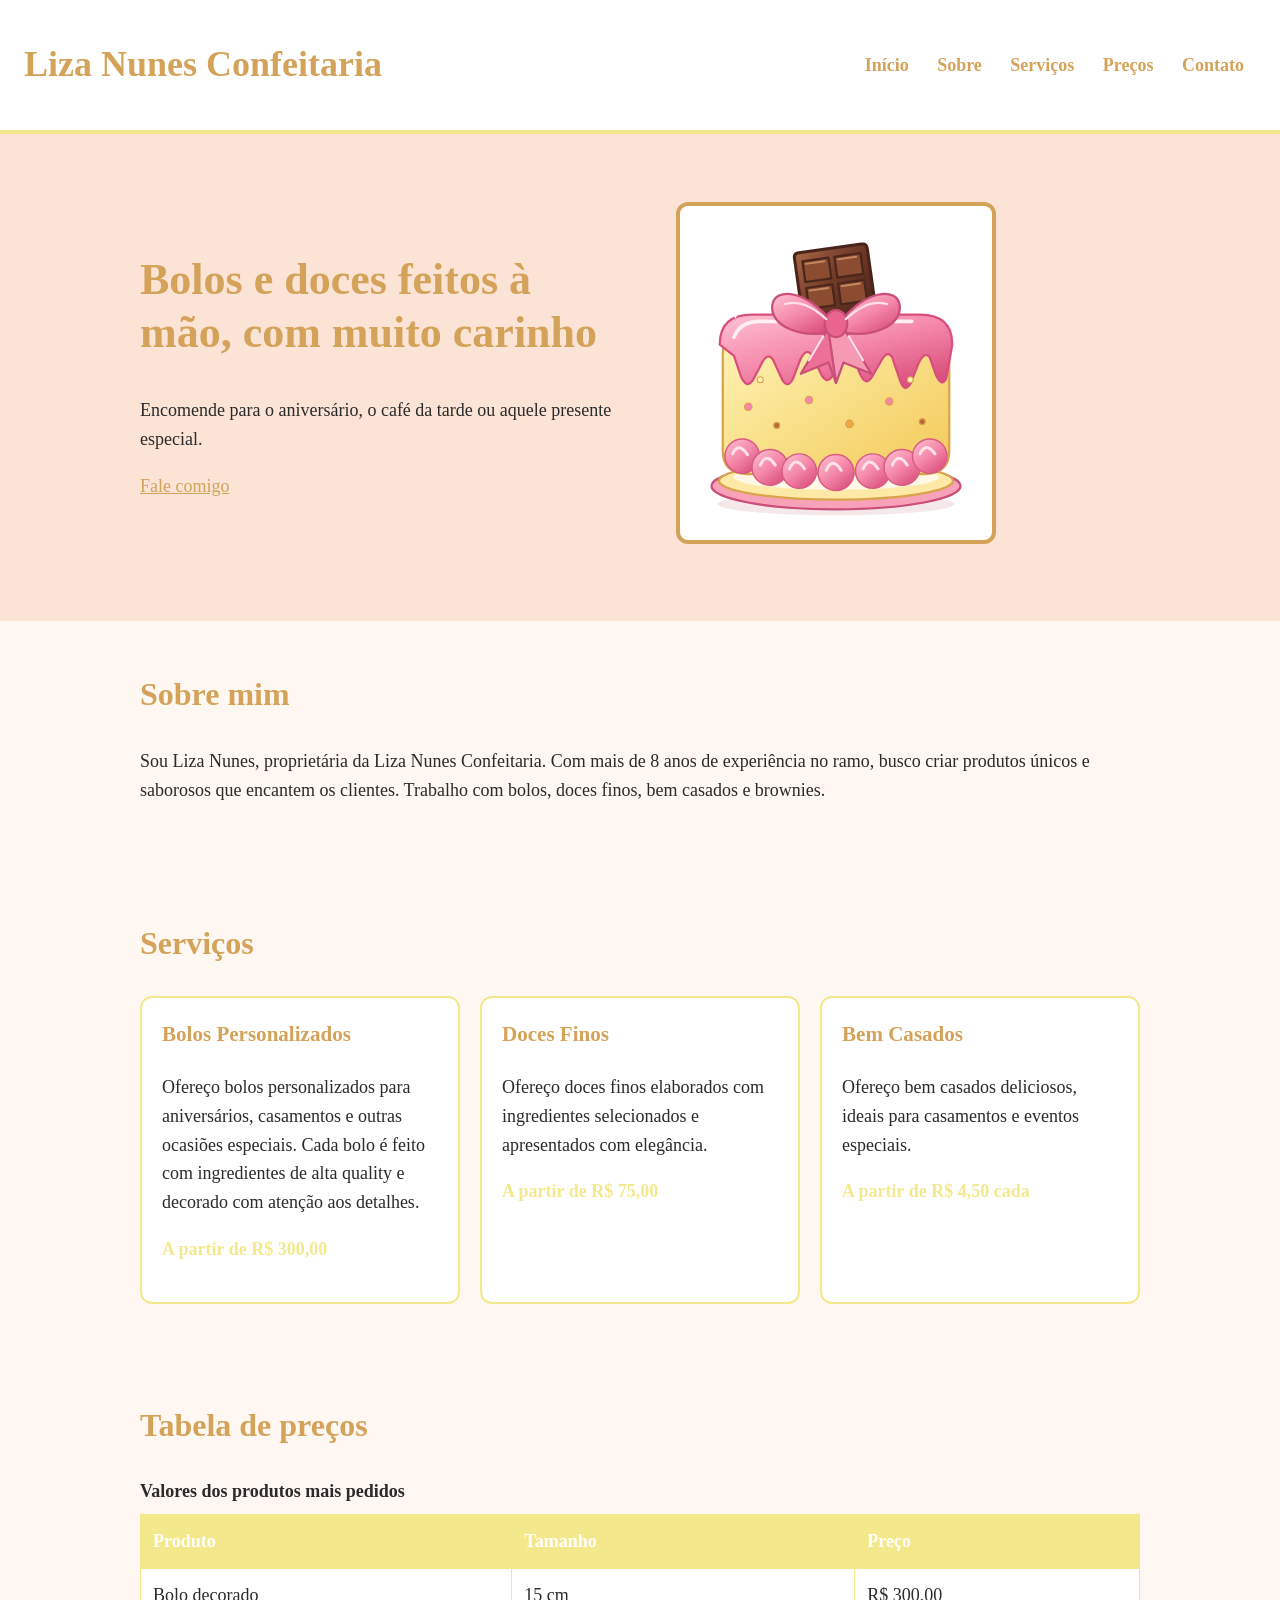
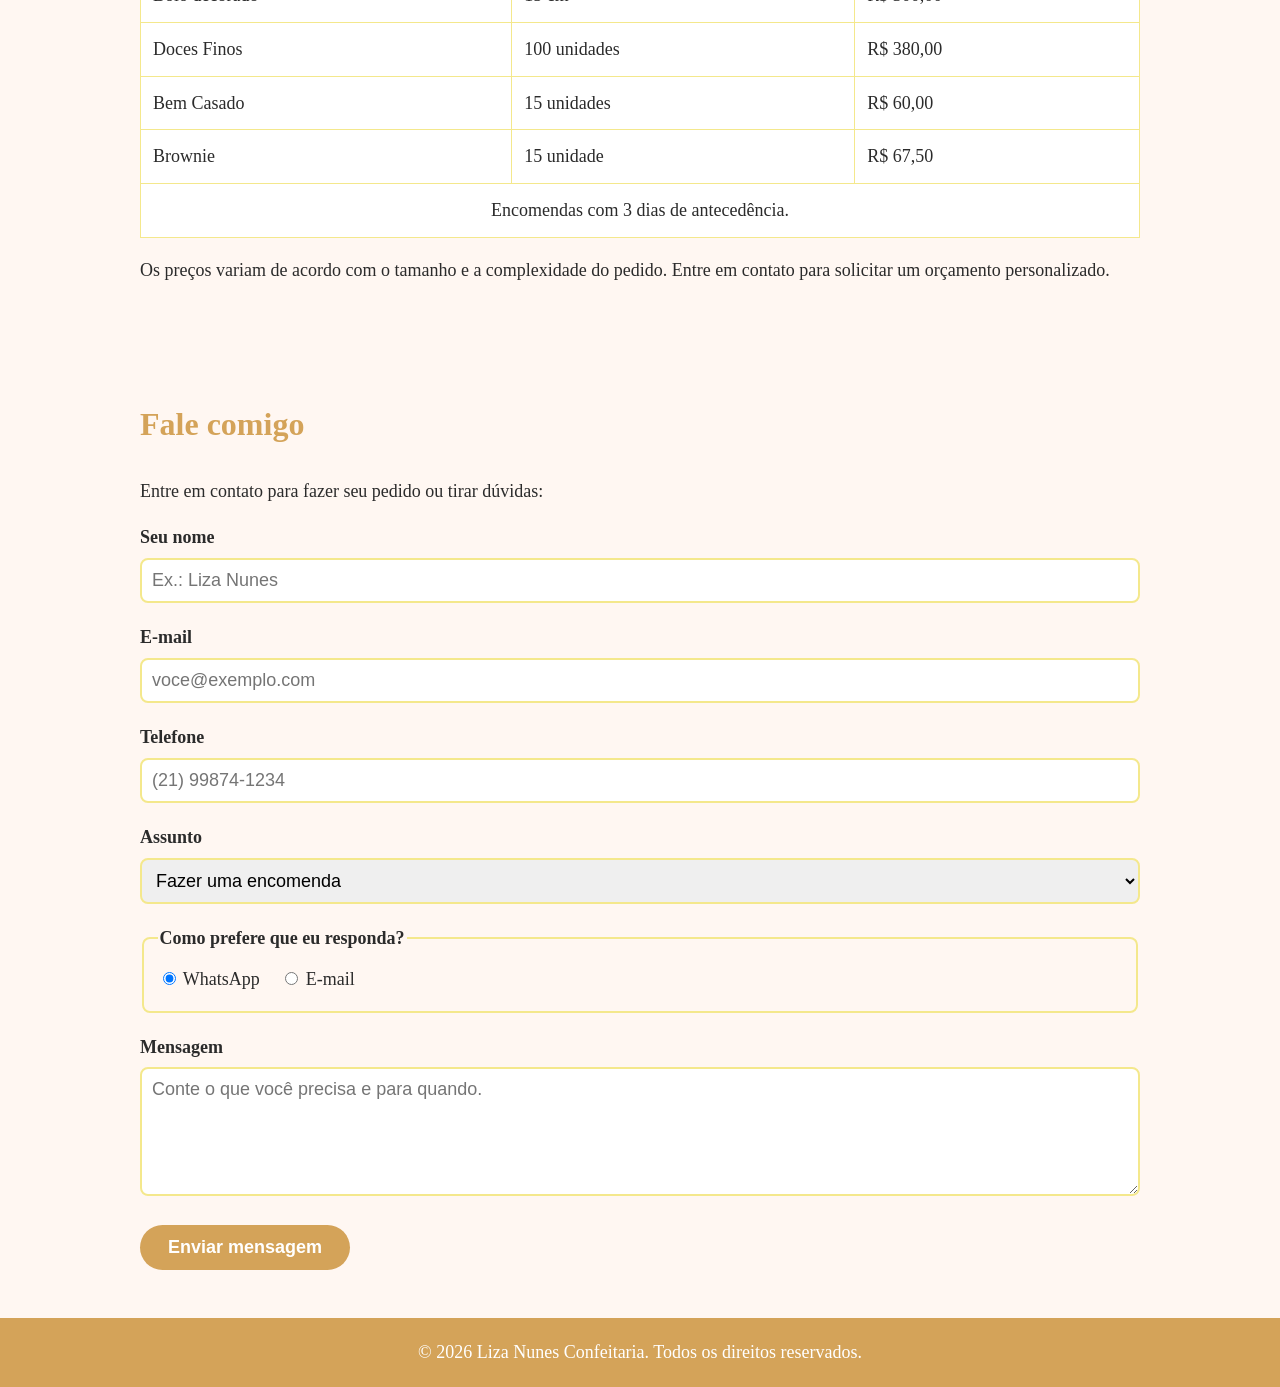
<file: liza_nunes_confeitaria.html>
<!DOCTYPE html>
<html lang="pt-br">
<head>
    <meta charset="UTF-8">
    <meta name="viewport" content="width=device-width, initial-scale=1.0">
    <title>Document</title>
    <link rel="stylesheet" href="style2.css">
</head>
<body>
    <header>
        <h1>Liza Nunes Confeitaria</h1>
        <nav aria-label="Menu principal">
            <a href="#inicio">Início</a>
            <a href="#sobre">Sobre</a>
            <a href="#servicos">Serviços</a>
            <a href="#precos">Preços</a>
            <a href="#contato">Contato</a>
        </nav>
    </header>
    <main>
        <section id="inicio" class="banner">
            <div class="conteudo">
                <div class="banner-texto">
                    <h1> Bolos e doces feitos à mão, com muito carinho</h1>
                    <p>Encomende para o aniversário, o café da tarde ou aquele presente especial.</p>
                    <a class="botão" href="#contato">Fale comigo</a>
                </div>

                <div class="banner-imagem">
                    <img src="/assets/bolorosadecorado.svg" alt="Ilustração de um bolo rosa e amarelo" width="300" height auto margin: 20px border-radius: 8px/>
                </div>
            </div>
        </section>
        <section id="sobre">
            <div class="conteudo">
            <h2>Sobre mim</h2>

            <p>
                Sou Liza Nunes, proprietária da Liza Nunes Confeitaria. Com mais de 8 anos de experiência no ramo, busco criar produtos únicos e saborosos que encantem os clientes. Trabalho com bolos, doces finos, bem casados e brownies.
            </p>

            </div>
        </section>
        <section id="servicos">
            <div class="conteudo">
                <h2>Serviços</h2>
                <div class="cards">
                    <article class="card">
                        <h3>Bolos Personalizados</h3>
                        <p>Ofereço bolos personalizados para aniversários, casamentos e outras ocasiões especiais. Cada bolo é feito com ingredientes de alta quality e decorado com atenção aos detalhes.</p>
                        <p class="card-preco">A partir de R$ 300,00</p>
                    </article>
                    <article class="card">
                        <h3>Doces Finos</h3>
                        <p>Ofereço doces finos elaborados com ingredientes selecionados e apresentados com elegância.</p>
                        <p class="card-preco">A partir de R$ 75,00</p>
                    </article>    
                    <article class="card">
                        <h3>Bem Casados</h3>
                        <p>Ofereço bem casados deliciosos, ideais para casamentos e eventos especiais.</p>
                        <p class="card-preco">A partir de R$ 4,50 cada</p>
                    </article>
                </div>
            </div>
        </section>
        <section id="precos">
            <div class="conteudo">
                <h2>Tabela de preços</h2>
                <table class="tabela"> 
                    <caption>Valores dos produtos mais pedidos</caption>
                    <thead>
                        <tr>
                            <th scope="col">Produto</th>
                            <th scope="col">Tamanho</th>
                            <th scope="col">Preço</th>
                        </tr>
                    </thead>
                    <tbody>
                        <tr>
                            <td>Bolo decorado</td>
                            <td>15 cm</td>
                            <td>R$ 300,00</td>
                        </tr>
                        <tr>
                            <td>Doces Finos</td>
                            <td>100 unidades</td>
                            <td>R$ 380,00</td>
                        </tr>
                        <tr>
                            <td>Bem Casado</td>
                            <td>15 unidades</td>
                            <td>R$ 60,00</td>
                        </tr>
                        <tr>
                            <td>Brownie</td>
                            <td>15 unidade</td>
                            <td>R$ 67,50</td>
                        </tr>
                    </tbody>
                    <tfoot>
                        <tr>
                            <td colspan="3" style="text-align: center;">Encomendas com 3 dias de antecedência.</td>
                        </tr>
                    </tfoot>
                </table>
                <p>Os preços variam de acordo com o tamanho e a complexidade do pedido. Entre em contato para solicitar um orçamento personalizado.</p>
            </div>
        </section> 
        <section id="contato">
            <div class="conteudo">
                <h2>Fale comigo</h2>
                <p>Entre em contato para fazer seu pedido ou tirar dúvidas:</p>
                <form action="#" method="get">
                    <div class="campo">
                        <label for="nome">Seu nome</label>
                        <input type="text" id="nome" name="nome" placeholder="Ex.: Liza Nunes" required>
                    </div>

                    <div class="campo">
                        <label for="email">E-mail</label>
                        <input type="email" id="email" name="email" placeholder="voce@exemplo.com" required>
                    </div>

                    <div class="campo">
                        <label for="telefone">Telefone</label>
                        <input type="tel" id="telefone" name="telefone" placeholder="(21) 99874-1234">
                    </div>

                    <div class="campo">
                        <label for="assunto">Assunto</label>
                        <select id="assunto" name="assunto">
                            <option value="encomenda">Fazer uma encomenda</option>
                            <option value="orcamento">Pedir um orçamento</option>
                            <option value="duvida">Tirar uma dúvida</option>
                            <option value="outro">Outro assunto</option>
                        </select>
                    </div>

                    <fieldset class="campo">
                        <legend>Como prefere que eu responda?</legend>
                        <label class="opcao"><input type="radio" name="resposta" value="whatsapp" checked> WhatsApp</label>
                        <label class="opcao"><input type="radio" name="resposta" value="email"> E-mail</label>
                    </fieldset>

                    <div class="campo">
                        <label for="mensagem">Mensagem</label>
                        <textarea id="mensagem" name="mensagem" rows="5" placeholder="Conte o que você precisa e para quando."></textarea>
                    </div>
                    <button type="submit" class="botao">Enviar mensagem</button>
                </form>
            </div>
        </section>  
    </main>
    <footer>
        <div class="conteudo">
            <p>© 2026 Liza Nunes Confeitaria. Todos os direitos reservados.</p>
    </footer>

</body>
</html>
</file>
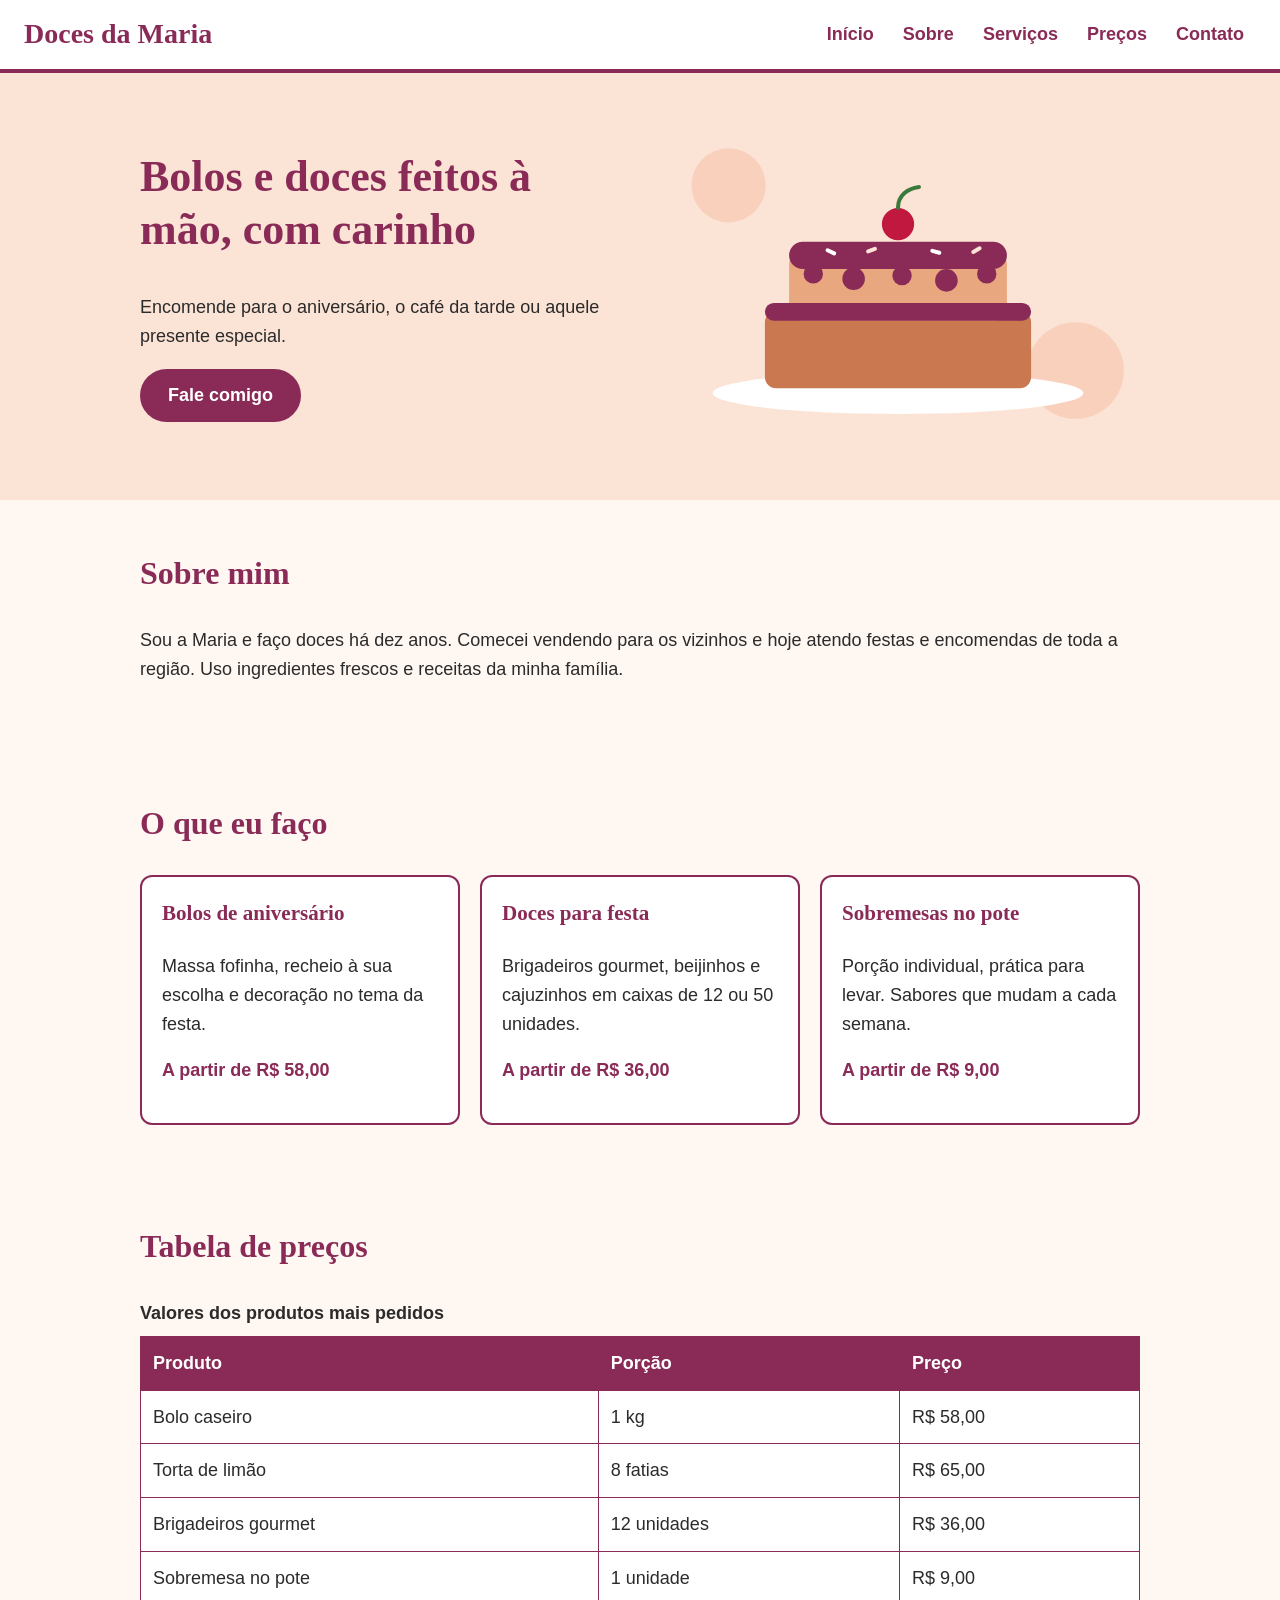
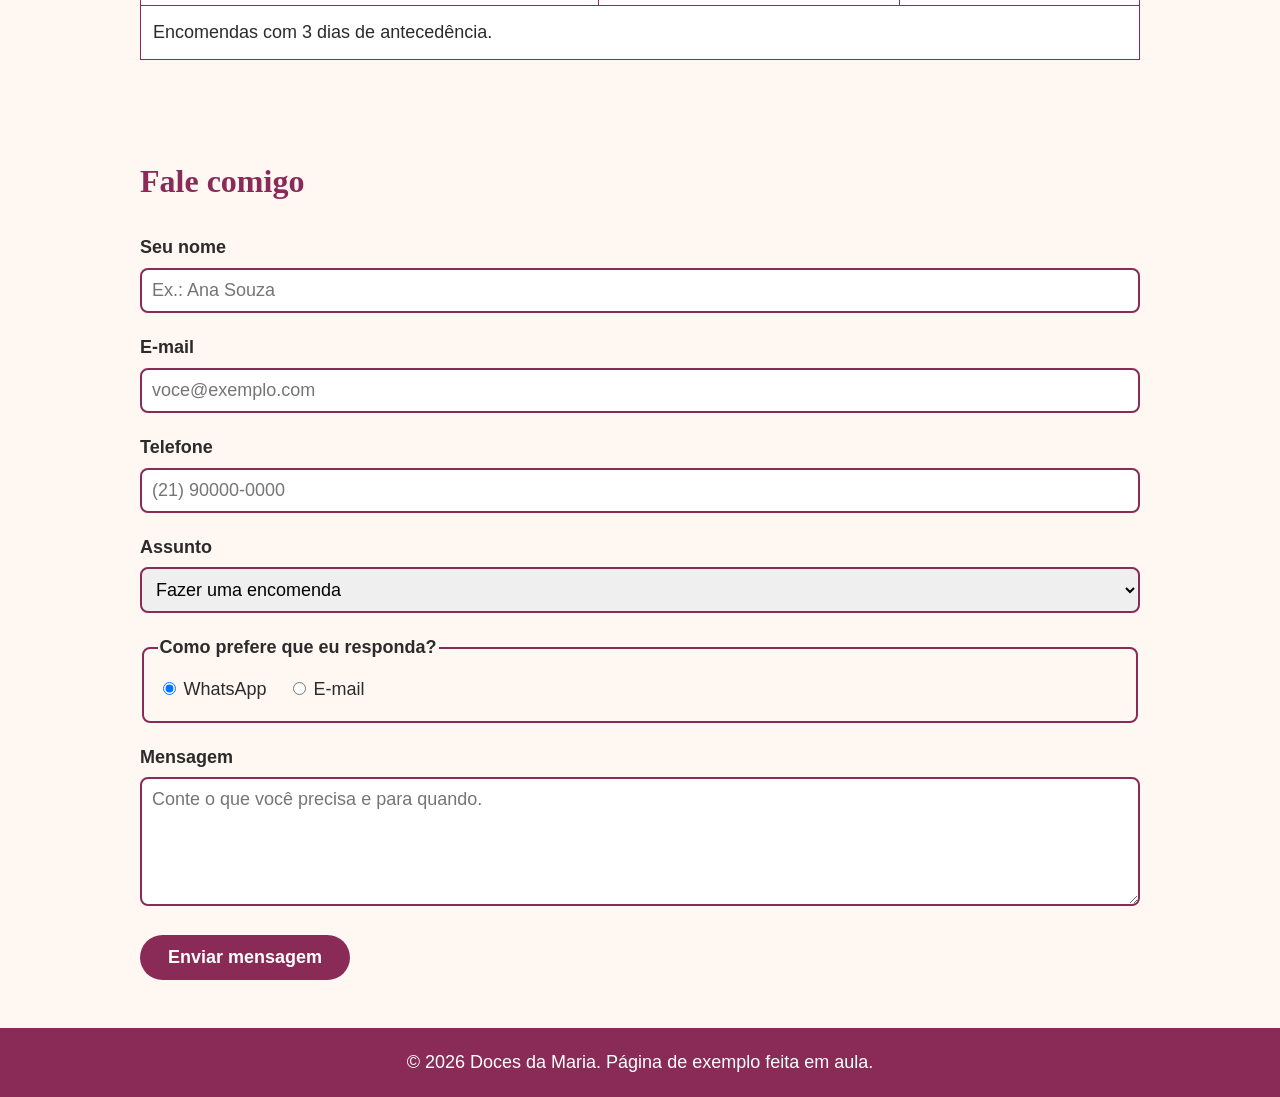
<file: pagina-modelo-doces-da-maria.html>
<!DOCTYPE html>
<html lang="pt-BR" xmlns:mso="urn:schemas-microsoft-com:office:office" xmlns:msdt="uuid:C2F41010-65B3-11d1-A29F-00AA00C14882">
<head>
    <meta charset="UTF-8">
    <!-- AULA 8: esta linha faz a página se ajustar à tela do celular -->
    <meta name="viewport" content="width=device-width, initial-scale=1.0">
    <title>Doces da Maria | Confeitaria artesanal</title>

    <!--
        PÁGINA-MODELO: o objetivo final das alunas na aula 9.
        Negócio fictício, só para mostrar o resultado. Cada aluna cria a página do seu próprio tema.

        Para ficar igual ao que se ensina em aula:
        1. Copie tudo o que está dentro da tag <style> para um arquivo chamado style.css.
        2. Apague a tag <style> e coloque no lugar:
           <link rel="stylesheet" href="style.css">
        3. Salve a imagem do banner numa pasta assets e troque o src da imagem
           por assets/bolo.jpg (o endereço longo que começa com "data:" é só para
           este arquivo funcionar sozinho).
    -->
    <style>
        /* ---------- AULA 5: tags (cores e fonte da página) ---------- */
        body {
            margin: 0;
            font-family: Arial, Helvetica, sans-serif;
            font-size: 18px;
            line-height: 1.6;
            color: #2b2b2b;
            background-color: #fff7f2;
        }

        h1, h2, h3, .logo {
            font-family: Georgia, "Times New Roman", serif;
            color: #8a2b57;
        }

        h2 {
            font-size: 32px;
            margin-top: 0;
        }

        a {
            color: #8a2b57;
        }

        img {
            max-width: 100%;   /* a imagem nunca passa da largura da tela */
            height: auto;
        }

        section {
            padding: 48px 24px;
        }

        /* guarda o conteúdo num bloco centralizado */
        .conteudo {
            max-width: 1000px;
            margin: 0 auto;
        }

        /* ---------- AULA 5: classes do topo e do banner ---------- */
        header {
            background-color: #ffffff;
            border-bottom: 4px solid #8a2b57;
            padding: 12px 24px;
            display: flex;
            flex-wrap: wrap;
            justify-content: space-between;
            align-items: center;
            gap: 8px;
        }

        .logo {
            font-size: 28px;
            font-weight: bold;
            margin: 0;
        }

        nav a {
            display: inline-block;
            padding: 8px 12px;
            text-decoration: none;
            font-weight: bold;
        }

        nav a:hover {
            background-color: #8a2b57;
            color: #ffffff;
        }

        .banner {
            background-color: #fbe3d6;
        }

        .banner .conteudo {
            display: flex;
            flex-wrap: wrap;
            align-items: center;
            gap: 32px;
        }

        .banner-texto {
            flex: 1 1 320px;
        }

        .banner-imagem {
            flex: 1 1 320px;
        }

        .banner h1 {
            font-size: 44px;
            line-height: 1.2;
            margin-top: 0;
        }

        /* ---------- AULA 6: botão e cards (classes) ---------- */
        .botao {
            display: inline-block;
            background-color: #8a2b57;
            color: #ffffff;
            padding: 12px 28px;
            border-radius: 30px;
            text-decoration: none;
            font-weight: bold;
            border: none;
            font-size: 18px;
            cursor: pointer;
        }

        .botao:hover {
            background-color: #5e1a3b;
        }

        .cards {
            display: flex;
            flex-wrap: wrap;
            gap: 20px;
        }

        .card {
            flex: 1 1 250px;
            background-color: #ffffff;
            border: 2px solid #8a2b57;
            border-radius: 12px;
            padding: 20px;
        }

        .card h3 {
            margin-top: 0;
        }

        .card-preco {
            font-weight: bold;
            color: #8a2b57;
        }

        /* ---------- AULA 6: tabela de preços ---------- */
        .tabela {
            width: 100%;
            border-collapse: collapse;
            background-color: #ffffff;
        }

        .tabela th {
            background-color: #8a2b57;
            color: #ffffff;
            text-align: left;
        }

        .tabela th,
        .tabela td {
            padding: 12px;
            border: 1px solid #8a2b57;
        }

        .tabela td:last-child {
            white-space: nowrap;   /* o preço não quebra de linha */
        }

        .tabela tbody tr:hover {
            background-color: #fbe3d6;
        }

        .tabela caption {
            text-align: left;
            padding-bottom: 8px;
            font-weight: bold;
        }

        /* ---------- AULA 7: formulário ---------- */
        .campo {
            margin-bottom: 20px;
        }

        .campo label,
        legend {
            display: block;
            font-weight: bold;
            margin-bottom: 6px;
        }

        .campo input[type="text"],
        .campo input[type="email"],
        .campo input[type="tel"],
        .campo select,
        .campo textarea {
            width: 100%;
            box-sizing: border-box;
            padding: 10px;
            font-size: 18px;
            border: 2px solid #8a2b57;
            border-radius: 8px;
            font-family: Arial, Helvetica, sans-serif;
        }

        fieldset {
            border: 2px solid #8a2b57;
            border-radius: 8px;
        }

        .campo label.opcao {
            display: inline-block;
            font-weight: normal;
            margin-right: 16px;
        }

        /* contorno visível para quem navega só com a tecla Tab */
        a:focus,
        input:focus,
        select:focus,
        textarea:focus,
        button:focus {
            outline: 4px solid #1b4dd8;
            outline-offset: 2px;
        }

        /* ---------- rodapé ---------- */
        footer {
            background-color: #8a2b57;
            color: #ffffff;
            text-align: center;
            padding: 20px 24px;
        }

        footer p {
            margin: 0;
        }

        /* ---------- AULA 8: responsivo (telas até 700 px) ---------- */
        @media (max-width: 700px) {
            body {
                font-size: 17px;
            }

            .banner h1 {
                font-size: 34px;
            }

            h2 {
                font-size: 28px;
            }

            section {
                padding: 32px 16px;
            }

            .tabela th,
            .tabela td {
                padding: 8px;
            }
        }
    </style>

<!--[if gte mso 9]><xml>
<mso:CustomDocumentProperties>
<mso:_ApprovalStatus msdt:dt="string">0</mso:_ApprovalStatus>
<mso:_ApprovalAssignedTo msdt:dt="string"></mso:_ApprovalAssignedTo>
<mso:_ApprovalRespondedBy msdt:dt="string"></mso:_ApprovalRespondedBy>
</mso:CustomDocumentProperties>
</xml><![endif]-->
</head>
<body>

    <!-- AULA 5: topo com menu (links de âncora) -->
    <header>
        <p class="logo">Doces da Maria</p>
        <nav aria-label="Menu principal">
            <a href="#inicio">Início</a>
            <a href="#sobre">Sobre</a>
            <a href="#servicos">Serviços</a>
            <a href="#precos">Preços</a>
            <a href="#contato">Contato</a>
        </nav>
    </header>

    <main>
        <!-- AULA 5: banner com imagem -->
        <section id="inicio" class="banner">
            <div class="conteudo">
                <div class="banner-texto">
                    <h1>Bolos e doces feitos à mão, com carinho</h1>
                    <p>Encomende para o aniversário, o café da tarde ou aquele presente especial.</p>
                    <a class="botao" href="#contato">Fale comigo</a>
                </div>
                <div class="banner-imagem">
                    <img src="[data-uri]"
                         alt="Bolo de camadas com cobertura de framboesa e uma cereja no topo"
                         width="600" height="400">
                </div>
            </div>
        </section>

        <!-- AULA 5: seção Sobre -->
        <section id="sobre">
            <div class="conteudo">
                <h2>Sobre mim</h2>
                <p>
                    Sou a Maria e faço doces há dez anos. Comecei vendendo para os vizinhos
                    e hoje atendo festas e encomendas de toda a região. Uso ingredientes
                    frescos e receitas da minha família.
                </p>
            </div>
        </section>

        <!-- AULA 6: serviços em cards (mesma classe nos três) -->
        <section id="servicos">
            <div class="conteudo">
                <h2>O que eu faço</h2>
                <div class="cards">
                    <article class="card">
                        <h3>Bolos de aniversário</h3>
                        <p>Massa fofinha, recheio à sua escolha e decoração no tema da festa.</p>
                        <p class="card-preco">A partir de R$ 58,00</p>
                    </article>
                    <article class="card">
                        <h3>Doces para festa</h3>
                        <p>Brigadeiros gourmet, beijinhos e cajuzinhos em caixas de 12 ou 50 unidades.</p>
                        <p class="card-preco">A partir de R$ 36,00</p>
                    </article>
                    <article class="card">
                        <h3>Sobremesas no pote</h3>
                        <p>Porção individual, prática para levar. Sabores que mudam a cada semana.</p>
                        <p class="card-preco">A partir de R$ 9,00</p>
                    </article>
                </div>
            </div>
        </section>

        <!-- AULA 6: tabela de preços -->
        <section id="precos">
            <div class="conteudo">
                <h2>Tabela de preços</h2>
                <table class="tabela">
                    <caption>Valores dos produtos mais pedidos</caption>
                    <thead>
                        <tr>
                            <th scope="col">Produto</th>
                            <th scope="col">Porção</th>
                            <th scope="col">Preço</th>
                        </tr>
                    </thead>
                    <tbody>
                        <tr>
                            <td>Bolo caseiro</td>
                            <td>1 kg</td>
                            <td>R$ 58,00</td>
                        </tr>
                        <tr>
                            <td>Torta de limão</td>
                            <td>8 fatias</td>
                            <td>R$ 65,00</td>
                        </tr>
                        <tr>
                            <td>Brigadeiros gourmet</td>
                            <td>12 unidades</td>
                            <td>R$ 36,00</td>
                        </tr>
                        <tr>
                            <td>Sobremesa no pote</td>
                            <td>1 unidade</td>
                            <td>R$ 9,00</td>
                        </tr>
                    </tbody>
                    <tfoot>
                        <tr>
                            <td colspan="3">Encomendas com 3 dias de antecedência.</td>
                        </tr>
                    </tfoot>
                </table>
            </div>
        </section>

        <!-- AULA 7: formulário de contato (só a parte visual, não envia nada) -->
        <section id="contato">
            <div class="conteudo">
                <h2>Fale comigo</h2>
                <form action="#" method="get">
                    <div class="campo">
                        <label for="nome">Seu nome</label>
                        <input type="text" id="nome" name="nome" placeholder="Ex.: Ana Souza" required>
                    </div>

                    <div class="campo">
                        <label for="email">E-mail</label>
                        <input type="email" id="email" name="email" placeholder="voce@exemplo.com" required>
                    </div>

                    <div class="campo">
                        <label for="telefone">Telefone</label>
                        <input type="tel" id="telefone" name="telefone" placeholder="(21) 90000-0000">
                    </div>

                    <div class="campo">
                        <label for="assunto">Assunto</label>
                        <select id="assunto" name="assunto">
                            <option value="encomenda">Fazer uma encomenda</option>
                            <option value="orcamento">Pedir um orçamento</option>
                            <option value="duvida">Tirar uma dúvida</option>
                        </select>
                    </div>

                    <fieldset class="campo">
                        <legend>Como prefere que eu responda?</legend>
                        <label class="opcao"><input type="radio" name="resposta" value="whatsapp" checked> WhatsApp</label>
                        <label class="opcao"><input type="radio" name="resposta" value="email"> E-mail</label>
                    </fieldset>

                    <div class="campo">
                        <label for="mensagem">Mensagem</label>
                        <textarea id="mensagem" name="mensagem" rows="5" placeholder="Conte o que você precisa e para quando."></textarea>
                    </div>

                    <button type="submit" class="botao">Enviar mensagem</button>
                </form>
            </div>
        </section>
    </main>

    <footer>
        <p>© 2026 Doces da Maria. Página de exemplo feita em aula.</p>
    </footer>

</body>
</html>
</file>
<file: style2.css>
/* ---------- AULA 5: tags (cores e fonte da página) ---------- */
        body {
            margin: 0;
            font-family: Garamond, Baskerville, "Baskerville Old Face", "Hoefler Text", "Times New Roman", serif;
;
            font-size: 18px;
            line-height: 1.6;
            color: #2b2b2b;
            background-color: #fff7f2;
        }
        img {
            width: 300px;
            height: auto;
            margin: 20px;
            border-radius: 12px;
            border: 4px solid #D4A359;
            padding: 6px;
            background-color: #ffffff;
        }

        h1, h2, h3, .logo {
            font-family: Garamond, Baskerville, "Baskerville Old Face", "Hoefler Text", "Times New Roman", serif;
;
            color: #d4a359;
        }

        h2 {
            font-size: 32px;
            margin-top: 0;
        }

        a {
            color: #d4a359;
        }

        img {
            max-width: 100%;   /* a imagem nunca passa da largura da tela */
            height: auto;
        }

        section {
            padding: 48px 24px;
        }

        /* guarda o conteúdo num bloco centralizado */
        .conteudo {
            max-width: 1000px;
            margin: 0 auto;
        }

        /* ---------- AULA 5: classes do topo e do banner ---------- */
        header {
            background-color: #ffffff;
            border-bottom: 4px solid #f4e88c;
            padding: 12px 24px;
            display: flex;
            flex-wrap: wrap;
            justify-content: space-between;
            align-items: center;
            gap: 8px;
        }

        .logo {
            font-size: 28px;
            font-weight: bold;
            margin: 0;
        }

        nav a {
            display: inline-block;
            padding: 8px 12px;
            text-decoration: none;
            font-weight: bold;
        }

        nav a:hover {
            background-color: #f4e88c;
            color: #ffffff;
        }

        .banner {
            background-color: #fbe3d6;
        }

        .banner .conteudo {
            display: flex;
            flex-wrap: wrap;
            align-items: center;
            gap: 32px;
        }

        .banner-texto {
            flex: 1 1 320px;
        }

        .banner-imagem {
            flex: 1 1 320px;
        }

        .banner h1 {
            font-size: 44px;
            line-height: 1.2;
            margin-top: 0;
        }

        /* ---------- AULA 6: botão e cards (classes) ---------- */
        .botao {
            display: inline-block;
            background-color: #d4a359;
            color: #ffffff;
            padding: 12px 28px;
            border-radius: 30px;
            text-decoration: none;
            font-weight: bold;
            border: none;
            font-size: 18px;
            cursor: pointer;
        }

        .botao:hover {
            background-color: #f4e88c;
        }

        .cards {
            display: flex;
            flex-wrap: wrap;
            gap: 20px;
        }

        .card {
            flex: 1 1 250px;
            background-color: #ffffff;
            border: 2px solid #f4e88c;
            border-radius: 12px;
            padding: 20px;
        }

        .card h3 {
            margin-top: 0;
        }

        .card-preco {
            font-weight: bold;
            color: #f4e88c;
        }

        /* ---------- AULA 6: tabela de preços ---------- */
        .tabela {
            width: 100%;
            border-collapse: collapse;
            background-color: #ffffff;
        }

        .tabela th {
            background-color: #f4e88c;
            color: #ffffff;
            text-align: left;
        }

        .tabela th,
        .tabela td {
            padding: 12px;
            border: 1px solid #f4e88c;
        }

        .tabela td:last-child {
            white-space: nowrap;   /* o preço não quebra de linha */
        }

        .tabela tbody tr:hover {
            background-color: #fbe3d6;
        }

        .tabela caption {
            text-align: left;
            padding-bottom: 8px;
            font-weight: bold;
        }

        /* ---------- AULA 7: formulário ---------- */
        .campo {
            margin-bottom: 20px;
        }

        .campo label,
        legend {
            display: block;
            font-weight: bold;
            margin-bottom: 6px;
        }

        .campo input[type="text"],
        .campo input[type="email"],
        .campo input[type="tel"],
        .campo select,
        .campo textarea {
            width: 100%;
            box-sizing: border-box;
            padding: 10px;
            font-size: 18px;
            border: 2px solid #f4e88c;
            border-radius: 8px;
            font-family: Arial, Helvetica, sans-serif;
        }

        fieldset {
            border: 2px solid #f4e88c;
            border-radius: 8px;
        }

        .campo label.opcao {
            display: inline-block;
            font-weight: normal;
            margin-right: 16px;
        }

        /* contorno visível para quem navega só com a tecla Tab */
        a:focus,
        input:focus,
        select:focus,
        textarea:focus,
        button:focus {
            outline: 4px solid #1b4dd8;
            outline-offset: 2px;
        }

        /* ---------- rodapé ---------- */
        footer {
            background-color: #d4a359;
            color: #ffffff;
            text-align: center;
            padding: 20px 24px;
        }

        footer p {
            margin: 0;
        }

        /* ---------- AULA 8: responsivo (telas até 700 px) ---------- */
        @media (max-width: 700px) {
            body {
                font-size: 17px;
            }

            .banner h1 {
                font-size: 34px;
            }

            h2 {
                font-size: 28px;
            }

            section {
                padding: 32px 16px;
            }

            .tabela th,
            .tabela td {
                padding: 8px;
            }
        }
</file>
